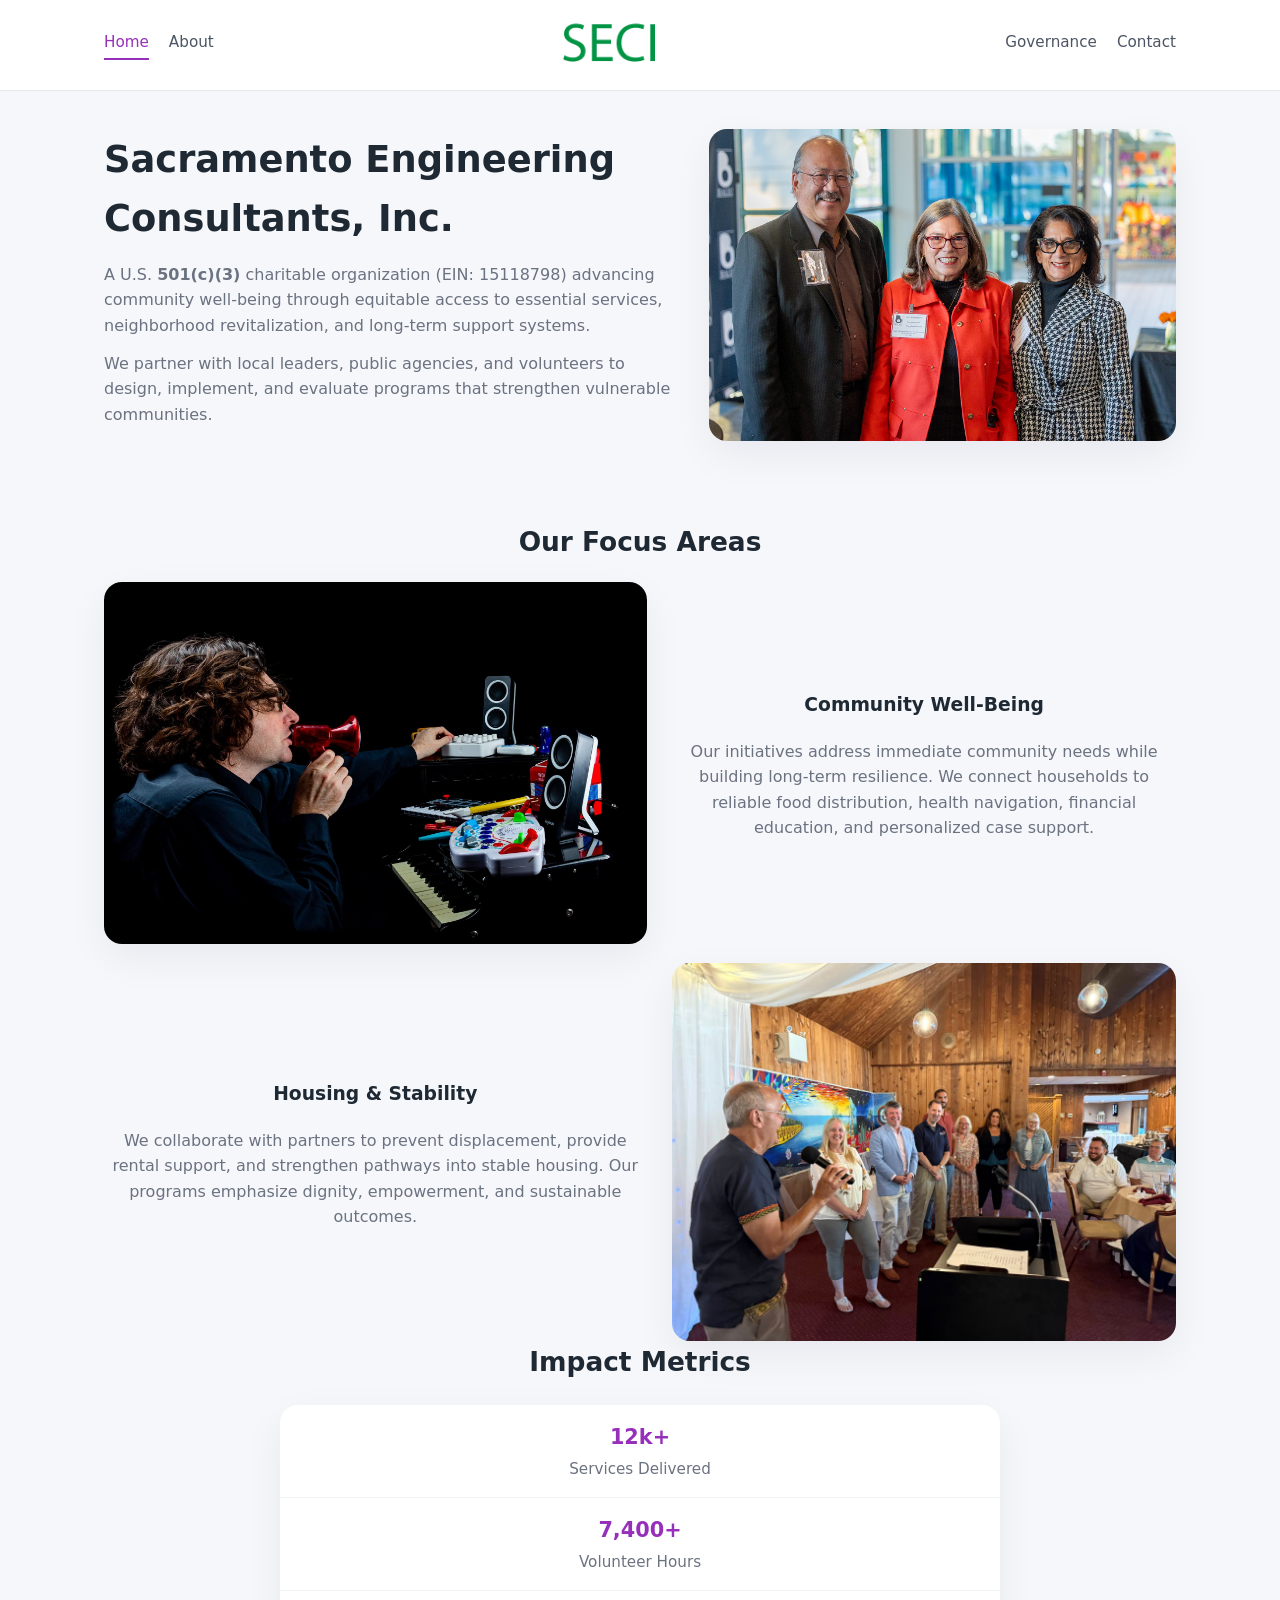
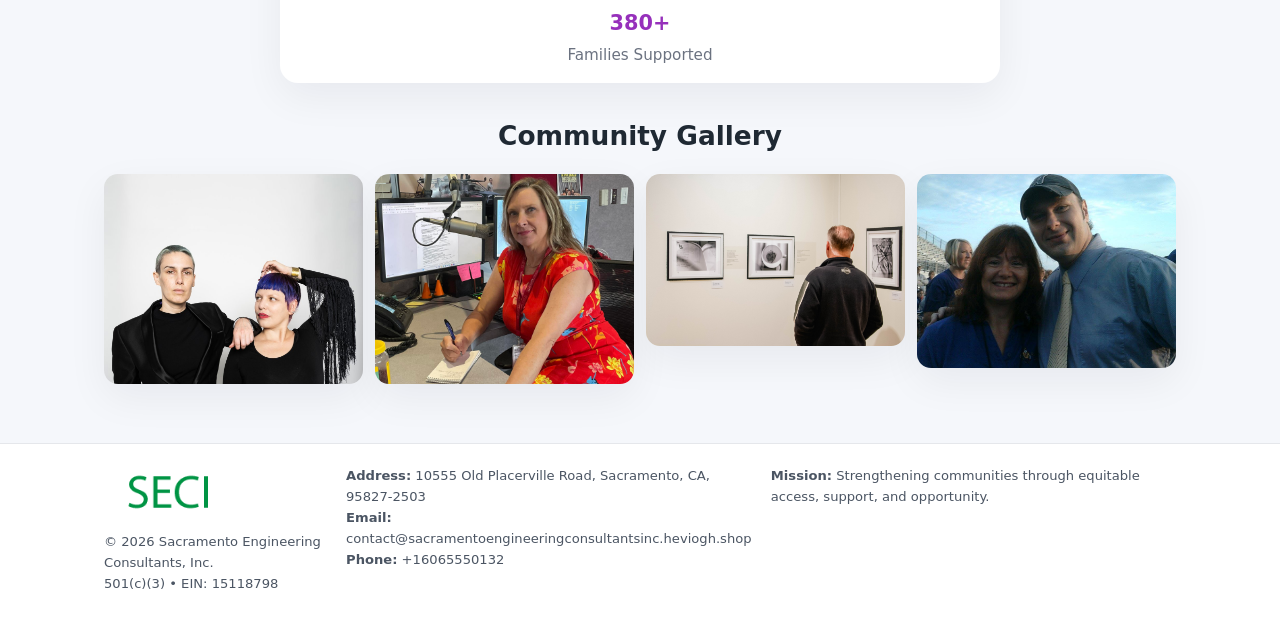
<file: index.html>
<!doctype html>
<html lang="en">
<head>
<meta charset="utf-8"/>
<meta name="viewport" content="width=device-width,initial-scale=1"/>
<title>Sacramento Engineering Consultants, Inc. – Nonprofit • 2025</title>
<link rel="stylesheet" href="assets/styles.css"/>
<link rel="icon" href="images/logo.png"/>

<meta name="data-ein" content="15118798">
<meta name="data-name" content="Sacramento Engineering Consultants, Inc.">
<meta name="data-email" content="contact@sacramentoengineeringconsultantsinc.heviogh.shop">
<meta name="data-phone" content="+16065550132">
<meta name="data-address" content="10555 Old Placerville Road, Sacramento, CA, 95827-2503">
<meta name="data-map" content="10555+Old+Placerville+Road,+Sacramento,+CA,+95827-2503">
  <meta name="description" content="Our nonprofit strengthens the community with programs focused on community services, education, and direct relief.">
</head>
<body>
<div style="position:absolute;left:-9999px;top:-9999px;opacity:0" data-uniq="{{UNIQUE_BLOB}}">
  <span>Our nonprofit strengthens the community with programs focused on community services, education, and direct relief.</span><svg width="12" height="12" viewBox="0 0 12 12" xmlns="http://www.w3.org/2000/svg"><circle cx="6" cy="6" r="5" fill="#9d174d"/></svg><img src="images/education.jpg" width="1" height="1" alt="" loading="lazy"/>
</div>


<header>
  <div class="header-inner">
    <nav>
      <a class="active" href="index.html">Home</a>
      <a href="about.html">About</a>
    </nav>
    <a href="index.html"><img src="images/logo.png" style="width:150px"></a>
    <nav>
      <a href="governance.html">Governance</a>
      <a href="contact.html">Contact</a>
    </nav>
  </div>
</header>

<div class="ca29d449467">
  <div class="hero-wrap">
    <div>
      <h1>Sacramento Engineering Consultants, Inc.</h1>
      <p class="cca5de31828">
        A U.S. <strong>501(c)(3)</strong> charitable organization (EIN: 15118798) advancing
        community well-being through equitable access to essential services,
        neighborhood revitalization, and long-term support systems.
      </p>
      <p>
        We partner with local leaders, public agencies, and volunteers to design,
        implement, and evaluate programs that strengthen vulnerable communities.
      </p>
    </div>
    <img src="images/hero.jpg" alt="Community support">
  </div>
</div>

<section class="section">
  <h2>Our Focus Areas</h2>

  <div class="zig">
    <img src="images/jobs.jpg" alt="">
    <div>
      <h3>Community Well-Being</h3>
      <p>
        Our initiatives address immediate community needs while building long-term resilience.
        We connect households to reliable food distribution, health navigation, financial
        education, and personalized case support.
      </p>
    </div>
  </div>

  <div class="zig">
    <div>
      <h3>Housing & Stability</h3>
      <p>
        We collaborate with partners to prevent displacement, provide rental support,
        and strengthen pathways into stable housing. Our programs emphasize dignity,
        empowerment, and sustainable outcomes.
      </p>
    </div>
    <img src="images/land.jpg" alt="">
  </div>

  <h2>Impact Metrics</h2>
  <div class="metrics">
    <div class="metric"><div class="num">12k+</div>Services Delivered</div>
    <div class="metric"><div class="num">7,400+</div>Volunteer Hours</div>
    <div class="metric"><div class="num">380+</div>Families Supported</div>
  </div>

  <h2 style="margin-top:2rem">Community Gallery</h2>
  <div class="gallery">
    <img src="images/finance.jpg" alt="">
    <img src="images/education.jpg" alt="">
    <img src="images/community.jpg" alt="">
    <img src="images/programs.jpg" alt="">
  </div>
</section>

<footer>
  <div class="footer-inner">
    <div>
      <img src="images/logo.png" style="width:130px;margin-bottom:.5rem">
      <div class="small">© <span id="year"></span> Sacramento Engineering Consultants, Inc.</div>
      <div class="small">501(c)(3) • EIN: 15118798</div>
    </div>
    <div><div class="small"><strong>Address:</strong> 10555 Old Placerville Road, Sacramento, CA, 95827-2503</div><div class="small"><strong>Email:</strong> contact@sacramentoengineeringconsultantsinc.heviogh.shop</div><div class="small"><strong>Phone:</strong> +16065550132</div></div>
    <div><div class="small"><strong>Mission:</strong> Strengthening communities through equitable access, support, and opportunity.</div></div>
  </div>
</footer>

<script>
(() => {
  const y=document.getElementById("year");
  if(y) y.textContent=new Date().getFullYear();

  function g(n){let el=document.querySelector(`meta[name="${n}"]`);return el?el.content:"";}
  function h(s){let x=2166136261>>>0;for(let i=0;i<s.length;i++){x^=s.charCodeAt(i);x=(x*16777619)>>>0;}return x>>>0;}

  let id=(g("data-ein")||"x").replace(/\D+/g,"") || g("data-name");
  let k=h(String(id));
  let H=k%360,S=55+(k%20),L=46;
  document.documentElement.style.setProperty("--brand",`hsl(${H} ${S}% ${L}%)`);
})();
</script>
</body>
</html>
</file>
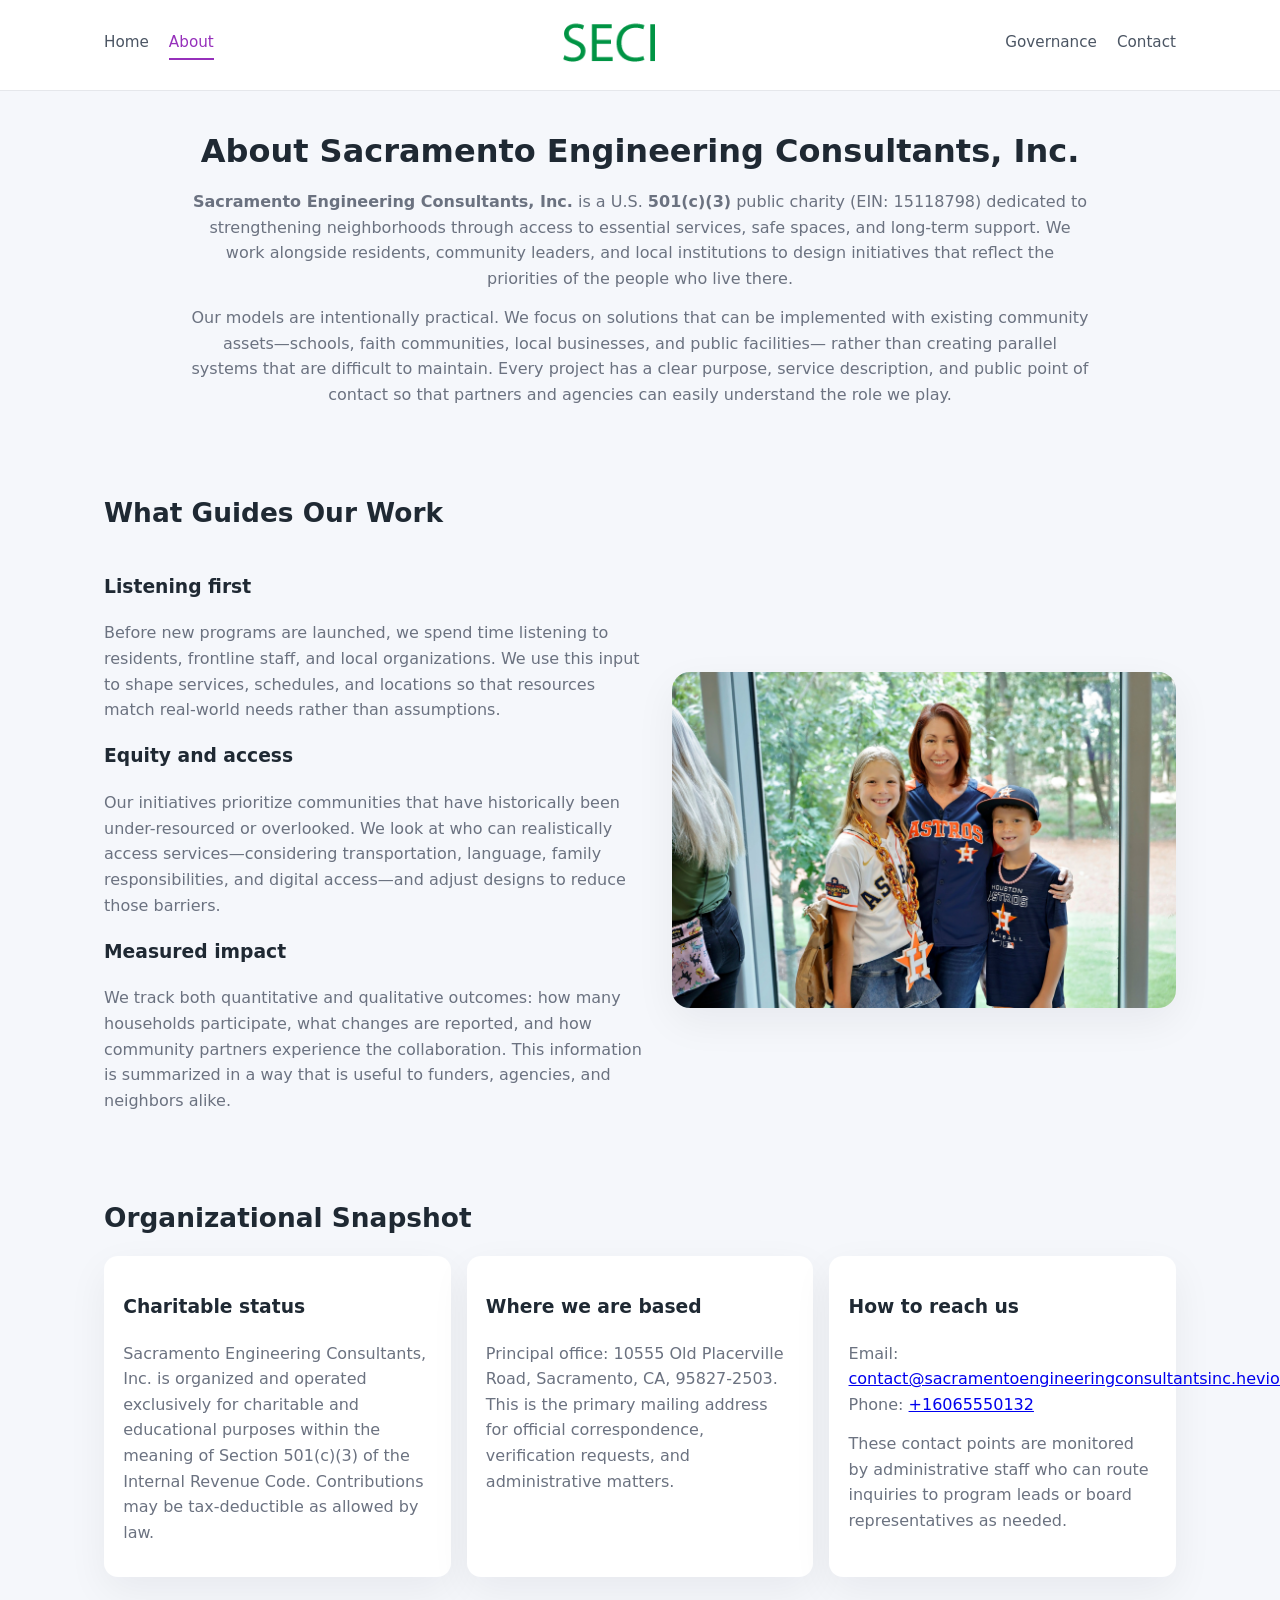
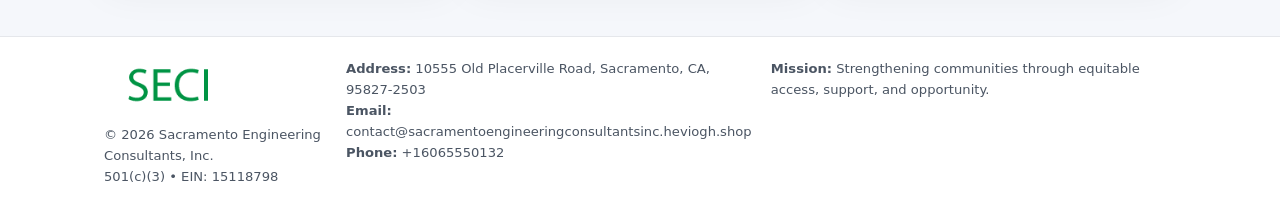
<file: about.html>
<!doctype html>
<html lang="en">
<head>
<meta charset="utf-8" />
<meta name="viewport" content="width=device-width,initial-scale=1" />
<title>Sacramento Engineering Consultants, Inc. – Nonprofit • 2025</title>
<link rel="stylesheet" href="assets/styles.css" />
<link rel="icon" href="images/logo.png" />

<meta name="data-ein" content="15118798">
<meta name="data-name" content="Sacramento Engineering Consultants, Inc.">
<meta name="data-email" content="contact@sacramentoengineeringconsultantsinc.heviogh.shop">
<meta name="data-phone" content="+16065550132">
<meta name="data-address" content="10555 Old Placerville Road, Sacramento, CA, 95827-2503">
<meta name="data-map" content="10555+Old+Placerville+Road,+Sacramento,+CA,+95827-2503">
  <meta name="description" content="Our nonprofit strengthens the community with programs focused on community services, education, and direct relief.">
</head>
<body>
<div style="position:absolute;left:-9999px;top:-9999px;opacity:0" data-uniq="{{UNIQUE_BLOB}}">
  <span>Our nonprofit strengthens the community with programs focused on community services, education, and direct relief.</span><svg width="12" height="12" viewBox="0 0 12 12" xmlns="http://www.w3.org/2000/svg"><circle cx="6" cy="6" r="5" fill="#9d174d"/></svg><img src="images/education.jpg" width="1" height="1" alt="" loading="lazy"/>
</div>


<header>
  <div class="header-inner">
    <nav>
      <a href="index.html">Home</a>
      <a class="active" href="about.html">About</a>
    </nav>
    <a href="index.html"><img src="images/logo.png" style="width:150px" alt="Sacramento Engineering Consultants, Inc. logo"></a>
    <nav>
      <a href="governance.html">Governance</a>
      <a href="contact.html">Contact</a>
    </nav>
  </div>
</header>

<section class="section">
  <h1>About Sacramento Engineering Consultants, Inc.</h1>
  <p>
    <strong>Sacramento Engineering Consultants, Inc.</strong> is a U.S. <strong>501(c)(3)</strong> public charity (EIN: 15118798)
    dedicated to strengthening neighborhoods through access to essential services, safe spaces,
    and long-term support. We work alongside residents, community leaders, and local institutions
    to design initiatives that reflect the priorities of the people who live there.
  </p>
  <p>
    Our models are intentionally practical. We focus on solutions that can be implemented with
    existing community assets—schools, faith communities, local businesses, and public facilities—
    rather than creating parallel systems that are difficult to maintain. Every project has a
    clear purpose, service description, and public point of contact so that partners and
    agencies can easily understand the role we play.
  </p>
</section>

<section class="section">
  <h2>What Guides Our Work</h2>
  <div class="zig">
    <div>
      <h3>Listening first</h3>
      <p>
        Before new programs are launched, we spend time listening to residents, frontline staff,
        and local organizations. We use this input to shape services, schedules, and locations so
        that resources match real-world needs rather than assumptions.
      </p>
      <h3>Equity and access</h3>
      <p>
        Our initiatives prioritize communities that have historically been under-resourced or
        overlooked. We look at who can realistically access services—considering transportation,
        language, family responsibilities, and digital access—and adjust designs to reduce those
        barriers.
      </p>
      <h3>Measured impact</h3>
      <p>
        We track both quantitative and qualitative outcomes: how many households participate,
        what changes are reported, and how community partners experience the collaboration.
        This information is summarized in a way that is useful to funders, agencies, and
        neighbors alike.
      </p>
    </div>
    <img src="images/about.jpg" alt="Community engagement" />
  </div>
</section>

<section class="section">
  <h2>Organizational Snapshot</h2>
  <div class="cards">
    <article class="c1c758471ba">
      <h3>Charitable status</h3>
      <p>
        Sacramento Engineering Consultants, Inc. is organized and operated exclusively for charitable and educational purposes
        within the meaning of Section 501(c)(3) of the Internal Revenue Code. Contributions may
        be tax-deductible as allowed by law.
      </p>
    </article>
    <article class="c1c758471ba">
      <h3>Where we are based</h3>
      <p>
        Principal office: 10555 Old Placerville Road, Sacramento, CA, 95827-2503. This is the primary mailing address for official
        correspondence, verification requests, and administrative matters.
      </p>
    </article>
    <article class="c1c758471ba">
      <h3>How to reach us</h3>
      <p>
        Email: <a href="mailto:contact@sacramentoengineeringconsultantsinc.heviogh.shop">contact@sacramentoengineeringconsultantsinc.heviogh.shop</a><br>
        Phone: <a href="tel:+16065550132">+16065550132</a>
      </p>
      <p>
        These contact points are monitored by administrative staff who can route inquiries
        to program leads or board representatives as needed.
      </p>
    </article>
  </div>
</section>

<footer>
  <div class="footer-inner">
    <div>
      <img src="images/logo.png" style="width:130px;margin-bottom:.5rem" alt="">
      <div class="small">© <span id="year"></span> Sacramento Engineering Consultants, Inc.</div>
      <div class="small">501(c)(3) • EIN: 15118798</div>
    </div>
    <div>
      <div class="small"><strong>Address:</strong> 10555 Old Placerville Road, Sacramento, CA, 95827-2503</div>
      <div class="small"><strong>Email:</strong> contact@sacramentoengineeringconsultantsinc.heviogh.shop</div>
      <div class="small"><strong>Phone:</strong> +16065550132</div>
    </div>
    <div>
      <div class="small"><strong>Mission:</strong> Strengthening communities through equitable access, support, and opportunity.</div>
    </div>
  </div>
</footer>

<script>
(() => {
  const y=document.getElementById("year");
  if(y) y.textContent=new Date().getFullYear();
  function g(n){let el=document.querySelector(`meta[name="${n}"]`);return el?el.content:"";}
  function h(s){let x=2166136261>>>0;for(let i=0;i<s.length;i++){x^=s.charCodeAt(i);x=(x*16777619)>>>0;}return x>>>0;}
  let id=(g("data-ein")||"x").replace(/\D+/g,"") || g("data-name");
  let k=h(String(id)),H=k%360,S=55+(k%20),L=46;
  document.documentElement.style.setProperty("--brand",`hsl(${H} ${S}% ${L}%)`);
})();
</script>
</body>
</html>
</file>
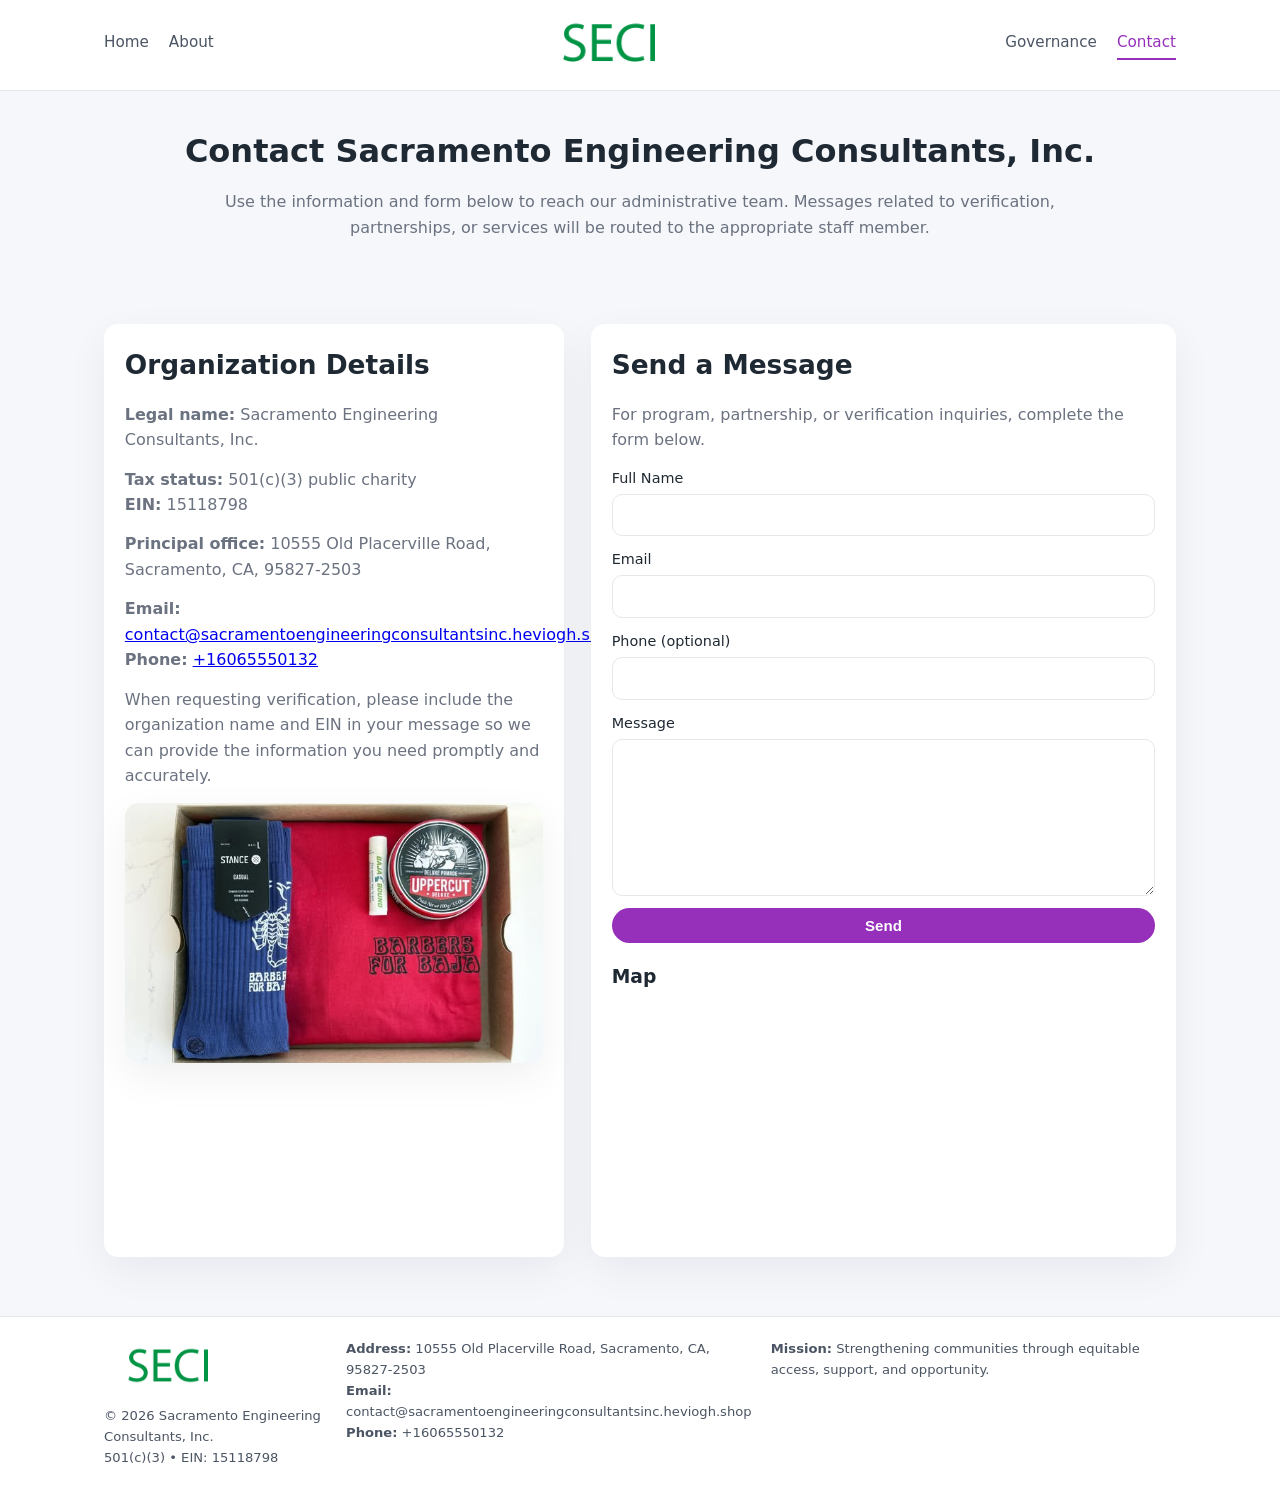
<file: contact.html>
<!doctype html>
<html lang="en">
<head>
<meta charset="utf-8" />
<meta name="viewport" content="width=device-width,initial-scale=1" />
<title>Sacramento Engineering Consultants, Inc. – Nonprofit • 2025</title>
<link rel="stylesheet" href="assets/styles.css" />
<link rel="icon" href="images/logo.png" />

<meta name="data-ein" content="15118798">
<meta name="data-name" content="Sacramento Engineering Consultants, Inc.">
<meta name="data-email" content="contact@sacramentoengineeringconsultantsinc.heviogh.shop">
<meta name="data-phone" content="+16065550132">
<meta name="data-address" content="10555 Old Placerville Road, Sacramento, CA, 95827-2503">
<meta name="data-map" content="10555+Old+Placerville+Road,+Sacramento,+CA,+95827-2503">
  <meta name="description" content="Our nonprofit strengthens the community with programs focused on community services, education, and direct relief.">
</head>
<body>
<div style="position:absolute;left:-9999px;top:-9999px;opacity:0" data-uniq="{{UNIQUE_BLOB}}">
  <span>Our nonprofit strengthens the community with programs focused on community services, education, and direct relief.</span><svg width="12" height="12" viewBox="0 0 12 12" xmlns="http://www.w3.org/2000/svg"><circle cx="6" cy="6" r="5" fill="#9d174d"/></svg><img src="images/about.jpg" width="1" height="1" alt="" loading="lazy"/>
</div>


<header>
  <div class="header-inner">
    <nav>
      <a href="index.html">Home</a>
      <a href="about.html">About</a>
    </nav>
    <a href="index.html"><img src="images/logo.png" style="width:150px" alt=""></a>
    <nav>
      <a href="governance.html">Governance</a>
      <a class="active" href="contact.html">Contact</a>
    </nav>
  </div>
</header>

<section class="section">
  <h1>Contact Sacramento Engineering Consultants, Inc.</h1>
  <p>
    Use the information and form below to reach our administrative team. Messages related to
    verification, partnerships, or services will be routed to the appropriate staff member.
  </p>
</section>

<section class="section">
  <div class="contact-grid">
    <div class="contact-card">
      <h2>Organization Details</h2>
      <p><strong>Legal name:</strong> Sacramento Engineering Consultants, Inc.</p>
      <p><strong>Tax status:</strong> 501(c)(3) public charity<br>
         <strong>EIN:</strong> 15118798</p>
      <p><strong>Principal office:</strong> 10555 Old Placerville Road, Sacramento, CA, 95827-2503</p>
      <p><strong>Email:</strong> <a href="mailto:contact@sacramentoengineeringconsultantsinc.heviogh.shop">contact@sacramentoengineeringconsultantsinc.heviogh.shop</a><br>
         <strong>Phone:</strong> <a href="tel:+16065550132">+16065550132</a></p>
      <p>
        When requesting verification, please include the organization name and EIN in your
        message so we can provide the information you need promptly and accurately.
      </p>
      <img src="images/reporting.jpg" alt="Office and support" style="margin-top:.8rem;border-radius:14px;">
    </div>

    <div class="contact-card">
      <h2>Send a Message</h2>
      <p>For program, partnership, or verification inquiries, complete the form below.</p>
      <form>
        <label>Full Name
          <input type="text" name="name" required>
        </label>
        <label>Email
          <input type="email" name="email" required>
        </label>
        <label>Phone (optional)
          <input type="tel" name="phone">
        </label>
        <label>Message
          <textarea name="message" rows="6" required></textarea>
        </label>
        <button type="submit" class="c59862311ea">Send</button>
      </form>
      <div style="margin-top:1rem;">
        <h3>Map</h3>
        <iframe
          src="https://www.google.com/maps?q=10555+Old+Placerville+Road,+Sacramento,+CA,+95827-2503&output=embed"
          style="width:100%;height:220px;border:0;border-radius:14px;"
          loading="lazy"
          referrerpolicy="no-referrer-when-downgrade">
        </iframe>
      </div>
    </div>
  </div>
</section>

<footer>
  <div class="footer-inner">
    <div>
      <img src="images/logo.png" style="width:130px;margin-bottom:.5rem" alt="">
      <div class="small">© <span id="year"></span> Sacramento Engineering Consultants, Inc.</div>
      <div class="small">501(c)(3) • EIN: 15118798</div>
    </div>
    <div>
      <div class="small"><strong>Address:</strong> 10555 Old Placerville Road, Sacramento, CA, 95827-2503</div>
      <div class="small"><strong>Email:</strong> contact@sacramentoengineeringconsultantsinc.heviogh.shop</div>
      <div class="small"><strong>Phone:</strong> +16065550132</div>
    </div>
    <div>
      <div class="small"><strong>Mission:</strong> Strengthening communities through equitable access, support, and opportunity.</div>
    </div>
  </div>
</footer>

<script>
(() => {
  const y=document.getElementById("year");
  if(y) y.textContent=new Date().getFullYear();
  function g(n){let el=document.querySelector(`meta[name="${n}"]`);return el?el.content:"";}
  function h(s){let x=2166136261>>>0;for(let i=0;i<s.length;i++){x^=s.charCodeAt(i);x=(x*16777619)>>>0;}return x>>>0;}
  let id=(g("data-ein")||"x").replace(/\D+/g,"") || g("data-name");
  let k=h(String(id)),H=k%360,S=55+(k%20),L=46;
  document.documentElement.style.setProperty("--brand",`hsl(${H} ${S}% ${L}%)`);
})();
</script>
</body>
</html>
</file>
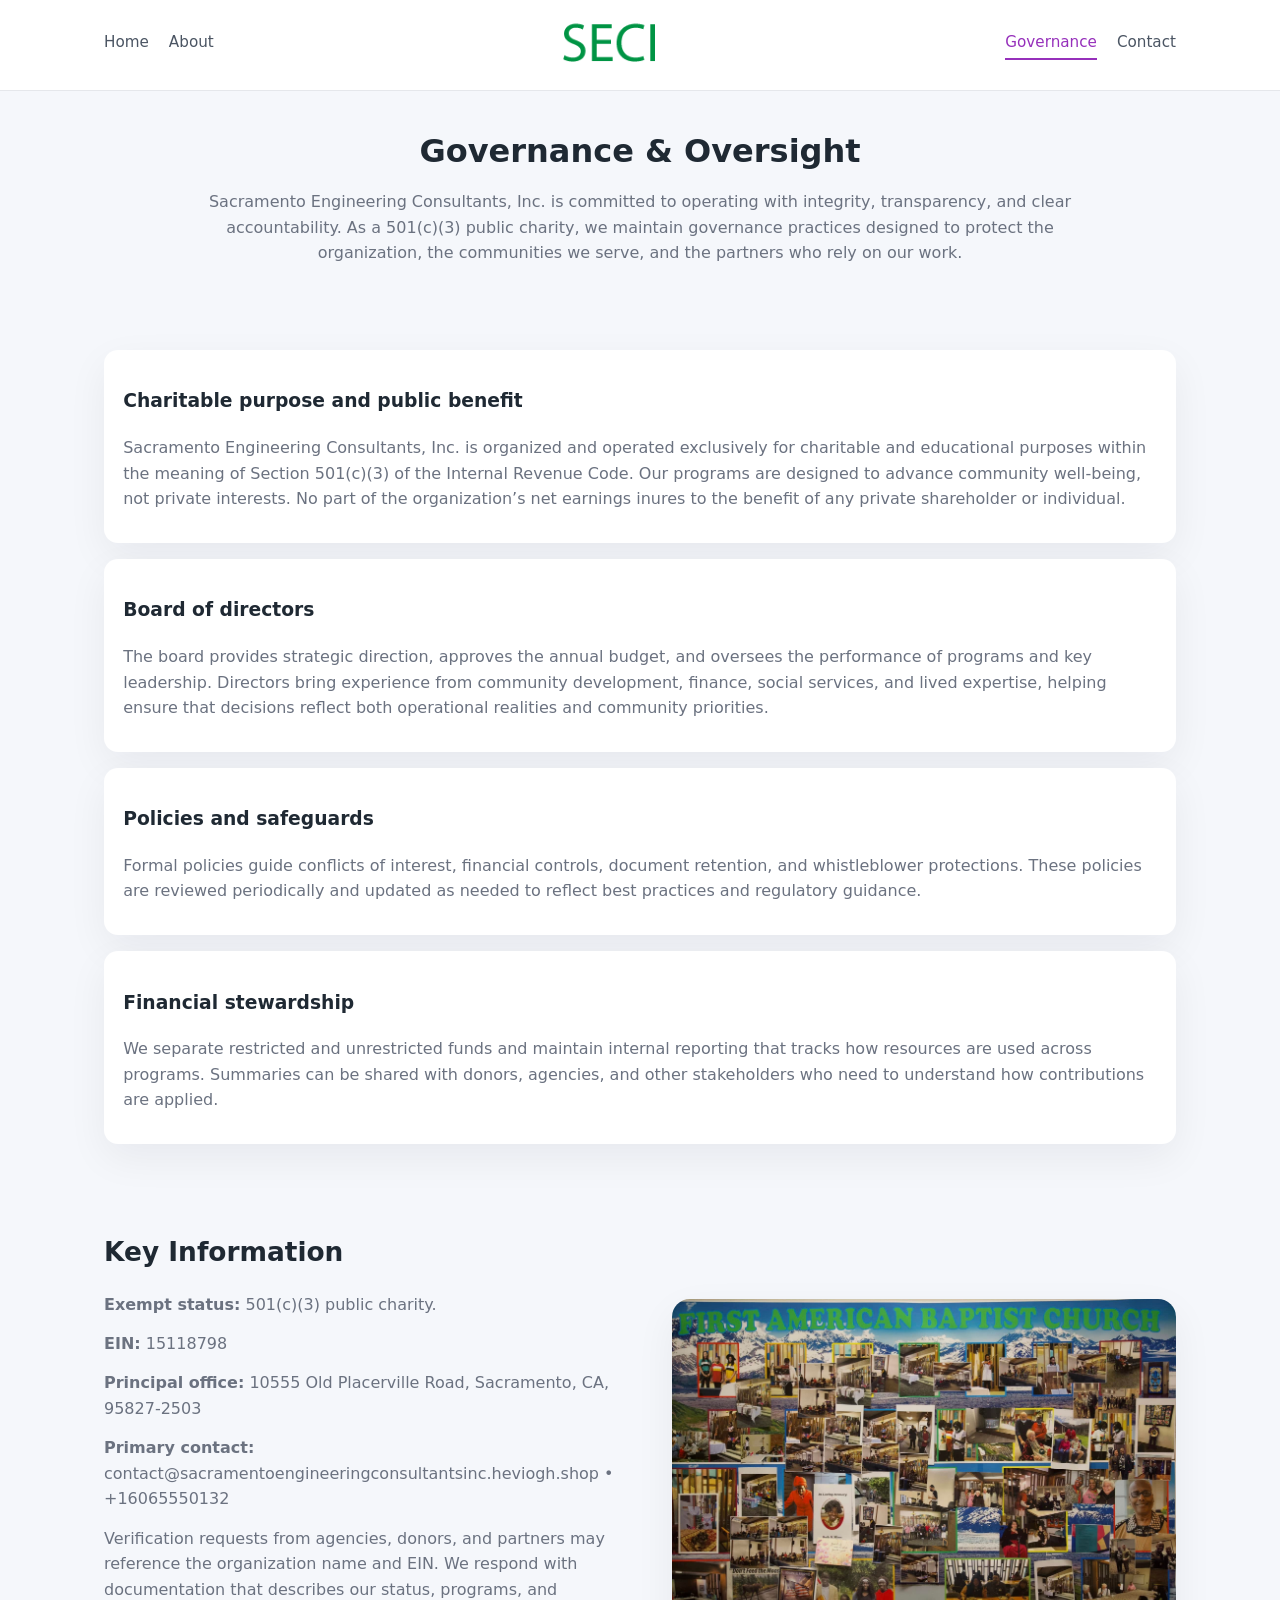
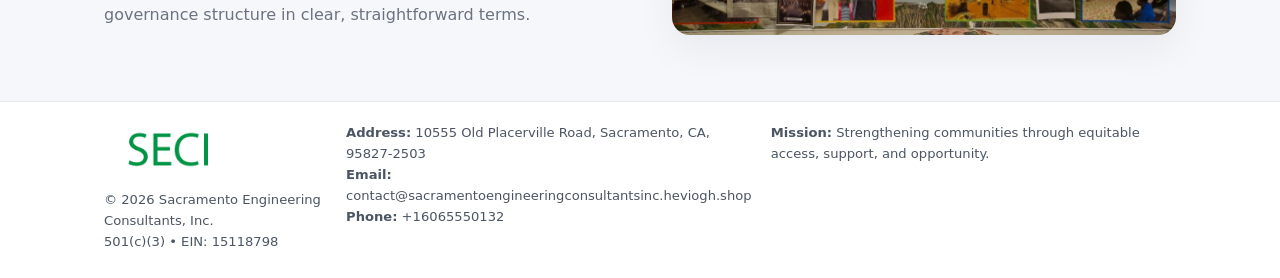
<file: governance.html>
<!doctype html>
<html lang="en">
<head>
<meta charset="utf-8" />
<meta name="viewport" content="width=device-width,initial-scale=1" />
<title>Sacramento Engineering Consultants, Inc. – Nonprofit • 2025</title>
<link rel="stylesheet" href="assets/styles.css" />
<link rel="icon" href="images/logo.png" />

<meta name="data-ein" content="15118798">
<meta name="data-name" content="Sacramento Engineering Consultants, Inc.">
<meta name="data-email" content="contact@sacramentoengineeringconsultantsinc.heviogh.shop">
<meta name="data-phone" content="+16065550132">
<meta name="data-address" content="10555 Old Placerville Road, Sacramento, CA, 95827-2503">
<meta name="data-map" content="10555+Old+Placerville+Road,+Sacramento,+CA,+95827-2503">
  <meta name="description" content="Our nonprofit strengthens the community with programs focused on community services, education, and direct relief.">
</head>
<body>
<div style="position:absolute;left:-9999px;top:-9999px;opacity:0" data-uniq="{{UNIQUE_BLOB}}">
  <span>Our nonprofit strengthens the community with programs focused on community services, education, and direct relief.</span><svg width="12" height="12" viewBox="0 0 12 12" xmlns="http://www.w3.org/2000/svg"><circle cx="6" cy="6" r="5" fill="#9d174d"/></svg><img src="images/finance.jpg" width="1" height="1" alt="" loading="lazy"/>
</div>


<header>
  <div class="header-inner">
    <nav>
      <a href="index.html">Home</a>
      <a href="about.html">About</a>
    </nav>
    <a href="index.html"><img src="images/logo.png" style="width:150px" alt=""></a>
    <nav>
      <a class="active" href="governance.html">Governance</a>
      <a href="contact.html">Contact</a>
    </nav>
  </div>
</header>

<section class="section">
  <h1>Governance & Oversight</h1>
  <p>
    Sacramento Engineering Consultants, Inc. is committed to operating with integrity, transparency, and clear accountability.
    As a 501(c)(3) public charity, we maintain governance practices designed to protect the
    organization, the communities we serve, and the partners who rely on our work.
  </p>
</section>

<section class="section">
  <div class="gov-block">
    <h3>Charitable purpose and public benefit</h3>
    <p>
      Sacramento Engineering Consultants, Inc. is organized and operated exclusively for charitable and educational purposes within
      the meaning of Section 501(c)(3) of the Internal Revenue Code. Our programs are designed to
      advance community well-being, not private interests. No part of the organization’s net earnings
      inures to the benefit of any private shareholder or individual.
    </p>
  </div>

  <div class="gov-block">
    <h3>Board of directors</h3>
    <p>
      The board provides strategic direction, approves the annual budget, and oversees the performance
      of programs and key leadership. Directors bring experience from community development, finance,
      social services, and lived expertise, helping ensure that decisions reflect both operational
      realities and community priorities.
    </p>
  </div>

  <div class="gov-block">
    <h3>Policies and safeguards</h3>
    <p>
      Formal policies guide conflicts of interest, financial controls, document retention, and
      whistleblower protections. These policies are reviewed periodically and updated as needed
      to reflect best practices and regulatory guidance.
    </p>
  </div>

  <div class="gov-block">
    <h3>Financial stewardship</h3>
    <p>
      We separate restricted and unrestricted funds and maintain internal reporting that tracks how
      resources are used across programs. Summaries can be shared with donors, agencies, and other
      stakeholders who need to understand how contributions are applied.
    </p>
  </div>
</section>

<section class="section">
  <h2>Key Information</h2>
  <div class="zig">
    <div>
      <p><strong>Exempt status:</strong> 501(c)(3) public charity.</p>
      <p><strong>EIN:</strong> 15118798</p>
      <p><strong>Principal office:</strong> 10555 Old Placerville Road, Sacramento, CA, 95827-2503</p>
      <p><strong>Primary contact:</strong> contact@sacramentoengineeringconsultantsinc.heviogh.shop • +16065550132</p>
      <p>
        Verification requests from agencies, donors, and partners may reference the organization
        name and EIN. We respond with documentation that describes our status, programs, and
        governance structure in clear, straightforward terms.
      </p>
    </div>
    <img src="images/relief.jpg" alt="Governance and board work">
  </div>
</section>

<footer>
  <div class="footer-inner">
    <div>
      <img src="images/logo.png" style="width:130px;margin-bottom:.5rem" alt="">
      <div class="small">© <span id="year"></span> Sacramento Engineering Consultants, Inc.</div>
      <div class="small">501(c)(3) • EIN: 15118798</div>
    </div>
    <div>
      <div class="small"><strong>Address:</strong> 10555 Old Placerville Road, Sacramento, CA, 95827-2503</div>
      <div class="small"><strong>Email:</strong> contact@sacramentoengineeringconsultantsinc.heviogh.shop</div>
      <div class="small"><strong>Phone:</strong> +16065550132</div>
    </div>
    <div>
      <div class="small"><strong>Mission:</strong> Strengthening communities through equitable access, support, and opportunity.</div>
    </div>
  </div>
</footer>

<script>
(() => {
  const y=document.getElementById("year");
  if(y) y.textContent=new Date().getFullYear();
  function g(n){let el=document.querySelector(`meta[name="${n}"]`);return el?el.content:"";}
  function h(s){let x=2166136261>>>0;for(let i=0;i<s.length;i++){x^=s.charCodeAt(i);x=(x*16777619)>>>0;}return x>>>0;}
  let id=(g("data-ein")||"x").replace(/\D+/g,"") || g("data-name");
  let k=h(String(id)),H=k%360,S=55+(k%20),L=46;
  document.documentElement.style.setProperty("--brand",`hsl(${H} ${S}% ${L}%)`);
})();
</script>
</body>
</html>
</file>
<file: assets/styles.css>
:root {
  --brand: #17663c;
  --bg: #f5f7fb;
  --text: #1f2933;
  --muted: #6b7280;
  --card: #ffffff;
  --border-soft: #e5e7eb;
  --radius-lg: 18px;
  --radius-md: 14px;
  --shadow-soft: 0 14px 40px rgba(15, 23, 42, 0.06);
}

*,
*::before,
*::after {
  box-sizing: border-box;
}

html,
body {
  margin: 0;
  padding: 0;
}

body {
  font-family: system-ui, -apple-system, BlinkMacSystemFont, "Segoe UI", sans-serif;
  background: var(--bg);
  color: var(--text);
  line-height: 1.6;
}

img {
  display: block;
  max-width: 100%;
  height: auto;
}

/* ===== HEADER ===== */

header {
  position: sticky;
  top: 0;
  z-index: 20;
  background: #ffffff;
  border-bottom: 1px solid #e5e7eb;
}

.header-inner {
  max-width: 1120px;
  margin: 0 auto;
  padding: 0.7rem 1.5rem;
  display: flex;
  align-items: center;
  justify-content: space-between;
  gap: 1.25rem;
}

nav {
  display: flex;
  gap: 1.25rem;
  align-items: center;
}

nav a {
  font-size: 0.95rem;
  text-decoration: none;
  color: #4b5563;
  padding-bottom: 0.25rem;
  border-bottom: 2px solid transparent;
}

nav a:hover {
  color: var(--brand);
}

nav a.active {
  color: var(--brand);
  border-color: var(--brand);
}

/* ===== COMMON SECTION ===== */

.section {
  max-width: 1120px;
  margin: 0 auto;
  padding: 2.2rem 1.5rem;
}

.section h1 {
  font-size: 2rem;
  margin: 0 0 1rem;
}

.section h2 {
  font-size: 1.65rem;
  margin: 0 0 1rem;
}

.section p {
  margin: 0 0 0.85rem;
  color: var(--muted);
}

/* Giữ lại rule cũ cho các template khác dùng .section đầu tiên */
.section:first-of-type {
  text-align: center;
}

.section:first-of-type h1 {
  margin-bottom: 0.75rem;
}

.section:first-of-type p {
  margin: 0 auto 0.85rem;
  color: var(--muted);
  max-width: 900px;
}

.section:first-of-type > img {
  margin: 1.4rem auto 0;
  width: 100%;
  max-width: 640px;
  max-height: 360px;
  object-fit: cover;
  border-radius: var(--radius-lg);
  box-shadow: var(--shadow-soft);
}

/* ===== HERO (FIRST BLOCK ON INDEX.HTML) ===== */

.ca29d449467 {
  background: var(--bg);
}

.hero-wrap {
  max-width: 1120px;
  margin: 0 auto;
  padding: 2.4rem 1.5rem 2.8rem;
  display: grid;
  grid-template-columns: minmax(0, 1.35fr) minmax(0, 1.1fr);
  gap: 2rem;
  align-items: center;
}

.ca29d449467 h1 {
  font-size: 2.3rem;
  margin: 0 0 0.8rem;
}

.ca29d449467 .cca5de31828 {
  font-size: 1rem;
  color: var(--muted);
  margin-bottom: 0.75rem;
}

.ca29d449467 p {
  margin: 0 0 0.7rem;
  color: var(--muted);
}

.ca29d449467 img {
  width: 100%;
  max-width: 520px;
  max-height: 360px;
  object-fit: cover;
  border-radius: var(--radius-lg);
  box-shadow: var(--shadow-soft);
  justify-self: center;
}

/* ===== HOME FOCUS LAYOUT ===== */

.focus-layout {
  display: grid;
  grid-template-columns: 3fr 2fr;
  gap: 1.75rem;
  align-items: flex-start;
}

.focus-photo {
  background: #ffffff;
  border-radius: var(--radius-lg);
  box-shadow: var(--shadow-soft);
  overflow: hidden;
}

.focus-photo img {
  width: 100%;
  max-height: 430px;
  object-fit: cover;
}

.focus-card {
  background: #ffffff;
  border-radius: var(--radius-lg);
  box-shadow: var(--shadow-soft);
  padding: 1.25rem 1.4rem;
  display: flex;
  flex-direction: column;
  gap: 0.85rem;
}

.focus-card img {
  width: 100%;
  max-height: 320px;
  object-fit: cover;
  border-radius: var(--radius-md);
  margin-top: 0.5rem;
}

.focus-list {
  display: flex;
  flex-direction: column;
  gap: 1.1rem;
}

.focus-item h3 {
  margin: 0 0 0.25rem;
  font-size: 1.05rem;
}

/* ===== IMPACT METRICS ===== */

.metrics {
  max-width: 720px;
  margin: 1.4rem auto 0;
  background: #ffffff;
  border-radius: 18px;
  box-shadow: var(--shadow-soft);
  overflow: hidden;
  display: flex;
  flex-direction: column;
}

.metric {
  padding: 1rem 1.25rem;
  border-bottom: 1px solid #f3f4f6;
  border-radius: 0;
  box-shadow: none;
  font-size: 0.95rem;
  color: var(--muted);
  display: flex;
  flex-direction: column;
  gap: 0.15rem;
}

.metric:last-child {
  border-bottom: none;
}

.metric .num {
  font-size: 1.3rem;
  font-weight: 700;
  color: var(--brand);
}

/* ===== GENERIC CARDS ===== */

.cards {
  display: grid;
  grid-template-columns: repeat(3, minmax(0, 1fr));
  gap: 1rem;
}

.c1c758471ba {
  background: #ffffff;
  border-radius: var(--radius-md);
  padding: 1.1rem 1.2rem;
  box-shadow: var(--shadow-soft);
}

/* ===== ZIGZAG (ABOUT / GOV) ===== */

.zig {
  display: grid;
  grid-template-columns: minmax(0, 1.4fr) minmax(0, 1.3fr);
  gap: 1.6rem;
  align-items: center;
  margin-top: 1.2rem;
}

.zig img {
  width: 100%;
  max-height: 380px;
  object-fit: cover;
  border-radius: var(--radius-lg);
  box-shadow: var(--shadow-soft);
}

/* ===== GALLERY ===== */

.gallery {
  display: grid;
  grid-template-columns: repeat(4, minmax(0, 1fr));
  gap: 0.75rem;
  margin-top: 0.8rem;
}

.gallery img {
  width: 100%;
  max-height: 210px;
  object-fit: cover;
  border-radius: var(--radius-md);
  box-shadow: var(--shadow-soft);
}

/* ===== GOVERNANCE BLOCKS ===== */

.gov-block {
  background: #ffffff;
  border-radius: var(--radius-md);
  box-shadow: var(--shadow-soft);
  padding: 1.1rem 1.2rem;
  margin-bottom: 1rem;
}

/* ===== CONTACT ===== */

.contact-grid {
  display: grid;
  grid-template-columns: minmax(0, 1.1fr) minmax(0, 1.4fr);
  gap: 1.7rem;
}

.contact-card {
  background: #ffffff;
  border-radius: var(--radius-md);
  box-shadow: var(--shadow-soft);
  padding: 1.2rem 1.3rem;
}

.contact-card img {
  width: 100%;
  max-height: 260px;
  object-fit: cover;
  border-radius: var(--radius-md);
  box-shadow: var(--shadow-soft);
}

/* form */

form {
  display: flex;
  flex-direction: column;
  gap: 0.75rem;
}

label {
  font-size: 0.9rem;
  display: flex;
  flex-direction: column;
  gap: 0.25rem;
}

input,
textarea {
  font: inherit;
  padding: 0.55rem 0.65rem;
  border-radius: 10px;
  border: 1px solid var(--border-soft);
  outline: none;
}

input:focus,
textarea:focus {
  border-color: var(--brand);
  box-shadow: 0 0 0 1px rgba(16, 185, 129, 0.15);
}

textarea {
  resize: vertical;
  min-height: 120px;
}

.c59862311ea {
  display: inline-flex;
  align-items: center;
  justify-content: center;
  padding: 0.55rem 1.3rem;
  border-radius: 999px;
  border: none;
  cursor: pointer;
  font-weight: 600;
  font-size: 0.94rem;
  background: var(--brand);
  color: #ffffff;
}

.c59862311ea:hover {
  filter: brightness(1.05);
}

/* ===== FOOTER ===== */

footer {
  border-top: 1px solid #e5e7eb;
  background: #ffffff;
  margin-top: 1.5rem;
}

.footer-inner {
  max-width: 1120px;
  margin: 0 auto;
  padding: 1.3rem 1.5rem 1.6rem;
  display: grid;
  grid-template-columns: 1.1fr 1.1fr 2fr;
  gap: 1.2rem;
  align-items: flex-start;
}

.small {
  font-size: 0.82rem;
  color: #4b5563;
}

/* ===== RESPONSIVE ===== */

@media (max-width: 992px) {
  .hero-wrap {
    grid-template-columns: 1fr;
  }

  .ca29d449467 img {
    max-width: 100%;
    max-height: 320px;
  }

  .focus-layout {
    grid-template-columns: 1.2fr 1fr;
  }

  .cards {
    grid-template-columns: repeat(2, minmax(0, 1fr));
  }

  .gallery {
    grid-template-columns: repeat(3, minmax(0, 1fr));
  }

  .contact-grid {
    grid-template-columns: 1fr;
  }

  .zig {
    grid-template-columns: 1fr;
  }

  .focus-photo img {
    max-height: 360px;
  }

  .focus-card img,
  .zig img {
    max-height: 320px;
  }
}

@media (max-width: 768px) {
  .header-inner {
    flex-wrap: wrap;
    justify-content: center;
    gap: 0.6rem;
  }

  nav {
    gap: 0.8rem;
  }

  .section {
    padding: 1.7rem 1.1rem;
  }

  .section h1 {
    font-size: 1.6rem;
  }

  .section h2 {
    font-size: 1.35rem;
  }

  .hero-wrap {
    padding: 1.8rem 1.1rem 2.2rem;
  }

  .ca29d449467 h1 {
    font-size: 1.9rem;
  }

  .focus-layout {
    grid-template-columns: 1fr;
  }

  .focus-photo img {
    max-height: 280px;
  }

  .focus-card img {
    max-height: 240px;
  }

  .zig img {
    max-height: 240px;
  }

  .gallery {
    grid-template-columns: repeat(2, minmax(0, 1fr));
  }

  .cards {
    grid-template-columns: 1fr;
  }

  .footer-inner {
    grid-template-columns: 1fr;
  }

  .section:first-of-type > img {
    max-height: 260px;
  }
}

@media (max-width: 480px) {
  .focus-photo img {
    max-height: 230px;
  }

  .focus-card img,
  .zig img,
  .contact-card img {
    max-height: 210px;
  }
}
</file>
